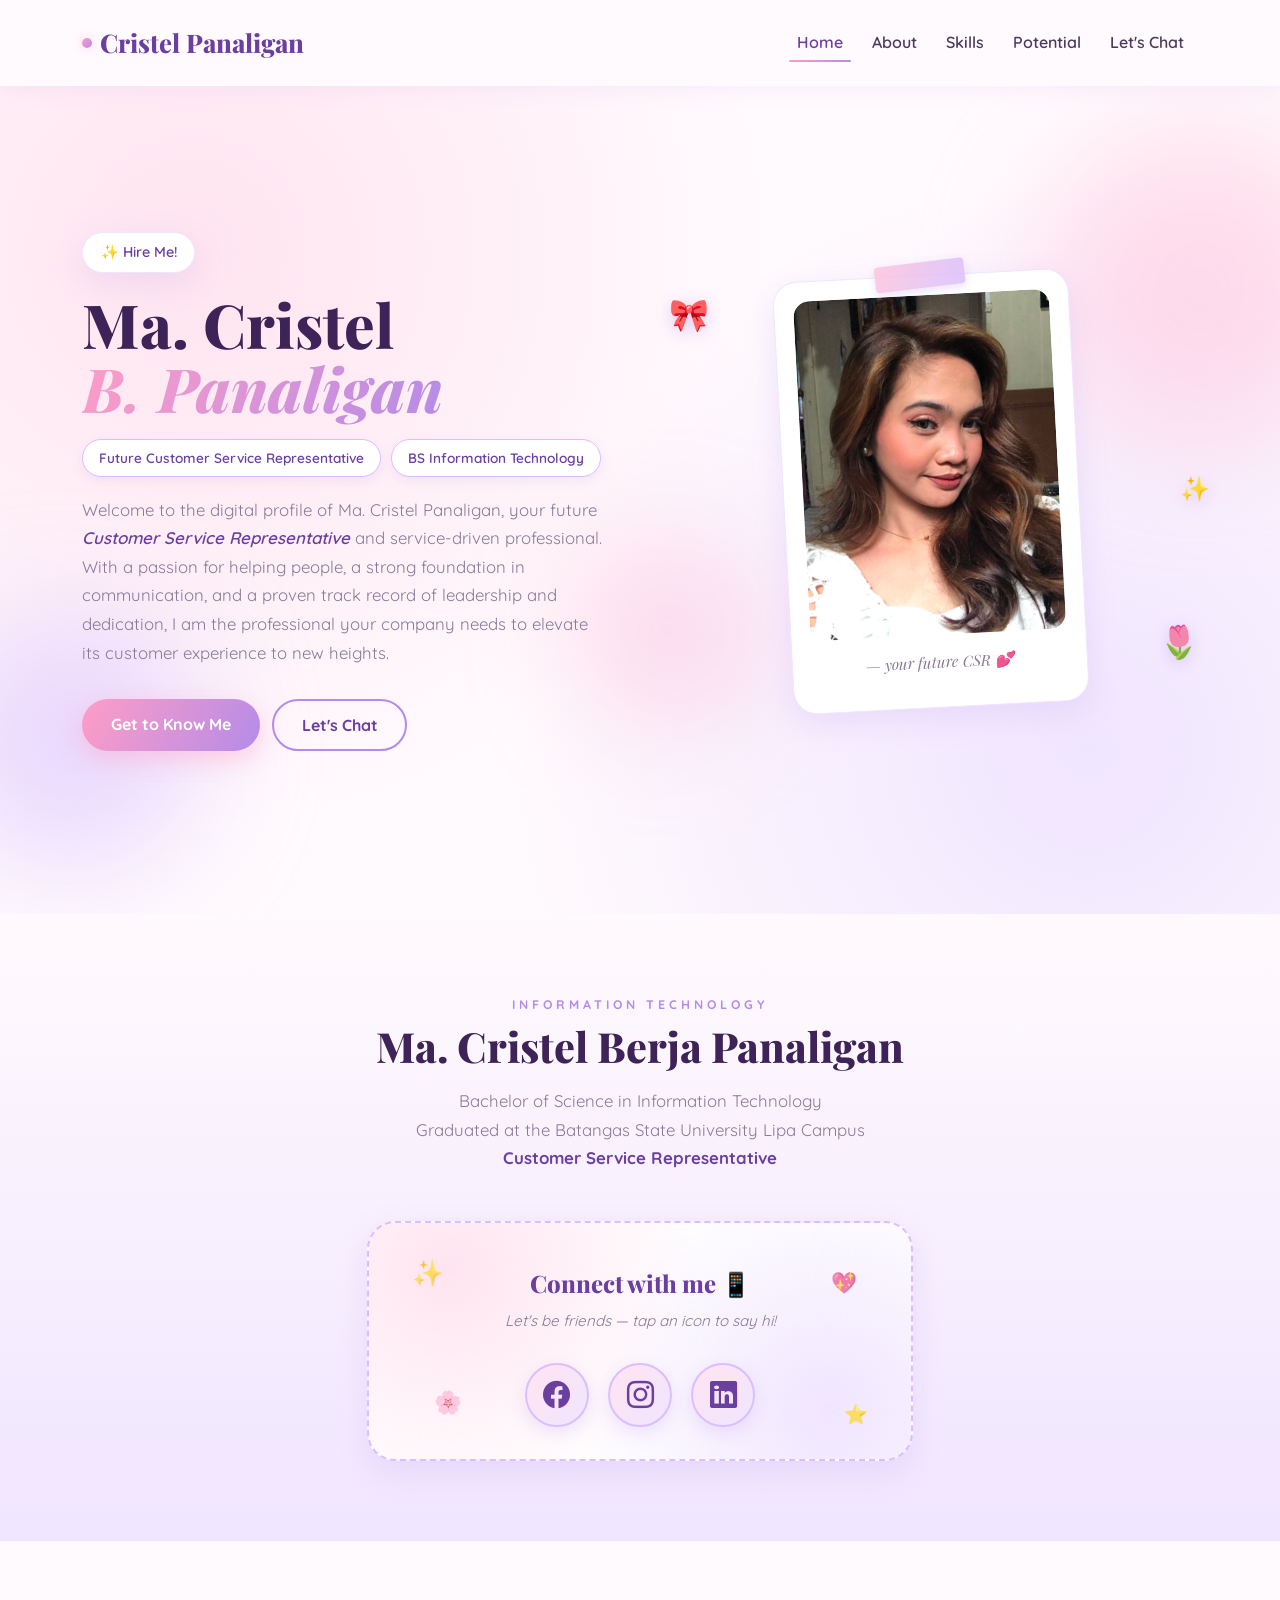
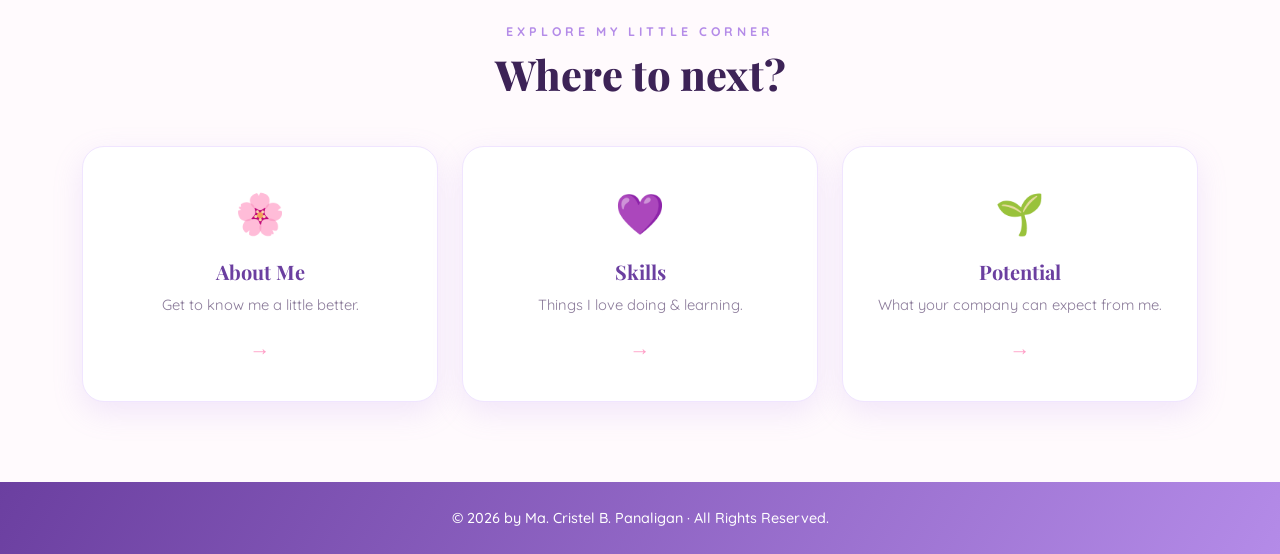
<file: index.html>
<!DOCTYPE html>
<html lang="en">
<head>
  <meta charset="UTF-8">
  <meta name="viewport" content="width=device-width, initial-scale=1.0">
  <title>CRISTEL PANALIGAN</title>

  <link href="https://fonts.googleapis.com/css2?family=Playfair+Display:ital,wght@0,600;0,800;1,600&family=Quicksand:wght@400;500;600;700&display=swap" rel="stylesheet">
  <link href="https://cdn.jsdelivr.net/npm/bootstrap@5.3.0/dist/css/bootstrap.min.css" rel="stylesheet">
  <link rel="stylesheet" href="https://cdn.jsdelivr.net/npm/bootstrap-icons@1.11.3/font/bootstrap-icons.css">
  <link rel="stylesheet" href="style.css">
</head>
<body>

  <nav class="navbar navbar-expand-lg sticky-top">
    <div class="container">
      <a class="navbar-brand" href="index.html">
        <span class="brand-dot"></span> Cristel Panaligan
      </a>
      <button class="navbar-toggler" type="button" data-bs-toggle="collapse" data-bs-target="#navMenu"
              aria-controls="navMenu" aria-expanded="false" aria-label="Toggle navigation">
        <span class="navbar-toggler-icon"></span>
      </button>
      <div class="collapse navbar-collapse" id="navMenu">
        <ul class="navbar-nav ms-auto">
          <li class="nav-item"><a class="nav-link active" href="index.html">Home</a></li>
          <li class="nav-item"><a class="nav-link" href="about.html">About</a></li>
          <li class="nav-item"><a class="nav-link" href="skills.html">Skills</a></li>
          <li class="nav-item"><a class="nav-link" href="potential.html">Potential</a></li>
          <li class="nav-item"><a class="nav-link" href="contact.html">Let's Chat</a></li>
        </ul>
      </div>
    </div>
  </nav>

  <section class="hero">
    <div class="blob blob-1"></div>
    <div class="blob blob-2"></div>
    <div class="blob blob-3"></div>

    <div class="container position-relative">
      <div class="row align-items-center g-5">

        <div class="col-lg-6 hero-text">
          <p class="hello-tag">✨ Hire Me!</p>
          <h1 class="hero-name">
            Ma. Cristel <br>
            <span class="hero-name-accent">B. Panaligan</span>
          </h1>

          <p class="hero-role">
            <span class="role-chip">Future Customer Service Representative</span>
            <span class="role-chip">BS Information Technology</span>
          </p>

          <p class="hero-desc">
            Welcome to the digital profile of Ma. Cristel Panaligan, your future
            <em>Customer Service Representative</em> and service-driven professional.
            With a passion for helping people, a strong foundation in communication,
            and a proven track record of leadership and dedication, I am the professional
            your company needs to elevate its customer experience to new heights.
          </p>

          <div class="hero-buttons">
            <a href="about.html" class="btn btn-primary-cute">Get to Know Me</a>
            <a href="contact.html" class="btn btn-ghost-cute">Let's Chat</a>
          </div>
        </div>

        <div class="col-lg-6 hero-photo-wrap">
          <div class="photo-card">
            <div class="photo-card-tape"></div>
            <img src="images/profile.jpg" alt="Photo of Ma. Cristel B. Panaligan"
                 class="photo-card-img">
            <p class="photo-card-caption">— your future CSR 💕</p>
          </div>

          <span class="sticker sticker-1">🎀</span>
          <span class="sticker sticker-2">🌷</span>
          <span class="sticker sticker-3">✨</span>
        </div>

      </div>
    </div>
  </section>

  <section class="section-pad section-soft">
    <div class="container">
      <div class="text-center mb-5">
        <p class="section-eyebrow">information technology</p>
        <h2 class="section-heading">Ma. Cristel Berja Panaligan</h2>
        <p class="page-subtitle mt-3" style="max-width: 720px; margin: 0 auto;">
          Bachelor of Science in Information Technology<br>
          Graduated at the Batangas State University Lipa Campus<br>
          <b style="color: var(--purple-deep);">Customer Service Representative</b>
        </p>
      </div>

      <div class="row justify-content-center">
        <div class="col-md-8 col-lg-6">
          <div class="socials-card">

            <span class="social-sparkle sparkle-1">✨</span>
            <span class="social-sparkle sparkle-2">💖</span>
            <span class="social-sparkle sparkle-3">🌸</span>
            <span class="social-sparkle sparkle-4">⭐</span>

            <p class="socials-title">Connect with me 📱</p>
            <p class="socials-sub">Let's be friends — tap an icon to say hi!</p>
            
            <div class="socials-row">
              <a href="https://www.facebook.com/share/1N4c72kfsb/" target="_blank" rel="noopener"
                 class="social-icon" aria-label="Facebook" title="Facebook">
                <i class="bi bi-facebook"></i>
              </a>
              <a href="https://www.instagram.com/_crstlpnlgn?rpxt=ZDNobXU1YTY0MWlo" target="_blank" rel="noopener"
                 class="social-icon" aria-label="Instagram" title="Instagram">
                <i class="bi bi-instagram"></i>
              </a>
              <a href="https://www.linkedin.com/in/ma-cristel-panaligan-203525432" target="_blank" rel="noopener"
                 class="social-icon" aria-label="LinkedIn" title="LinkedIn">
                <i class="bi bi-linkedin"></i>
              </a>
            </div>
          </div>
        </div>
      </div>
    </div>
  </section>

  <section class="section-pad">
    <div class="container">
      <div class="text-center mb-5">
        <p class="section-eyebrow">explore my little corner</p>
        <h2 class="section-heading">Where to next?</h2>
      </div>

      <div class="row g-4 justify-content-center">

        <div class="col-md-4">
          <a href="about.html" class="page-link-card">
            <div class="page-link-icon">🌸</div>
            <h5>About Me</h5>
            <p>Get to know me a little better.</p>
            <span class="page-link-arrow">→</span>
          </a>
        </div>

        <div class="col-md-4">
          <a href="skills.html" class="page-link-card">
            <div class="page-link-icon">💜</div>
            <h5>Skills</h5>
            <p>Things I love doing &amp; learning.</p>
            <span class="page-link-arrow">→</span>
          </a>
        </div>

        <div class="col-md-4">
          <a href="potential.html" class="page-link-card">
            <div class="page-link-icon">🌱</div>
            <h5>Potential</h5>
            <p>What your company can expect from me.</p>
            <span class="page-link-arrow">→</span>
          </a>
        </div>

      </div>
    </div>
  </section>

  <footer class="cute-footer">
    <p class="mb-0">&copy; 2026 by Ma. Cristel B. Panaligan · All Rights Reserved.</p>
  </footer>

  <script src="https://cdn.jsdelivr.net/npm/bootstrap@5.3.0/dist/js/bootstrap.bundle.min.js"></script>
  <script src="script.js"></script>
</body>
</html>
</file>
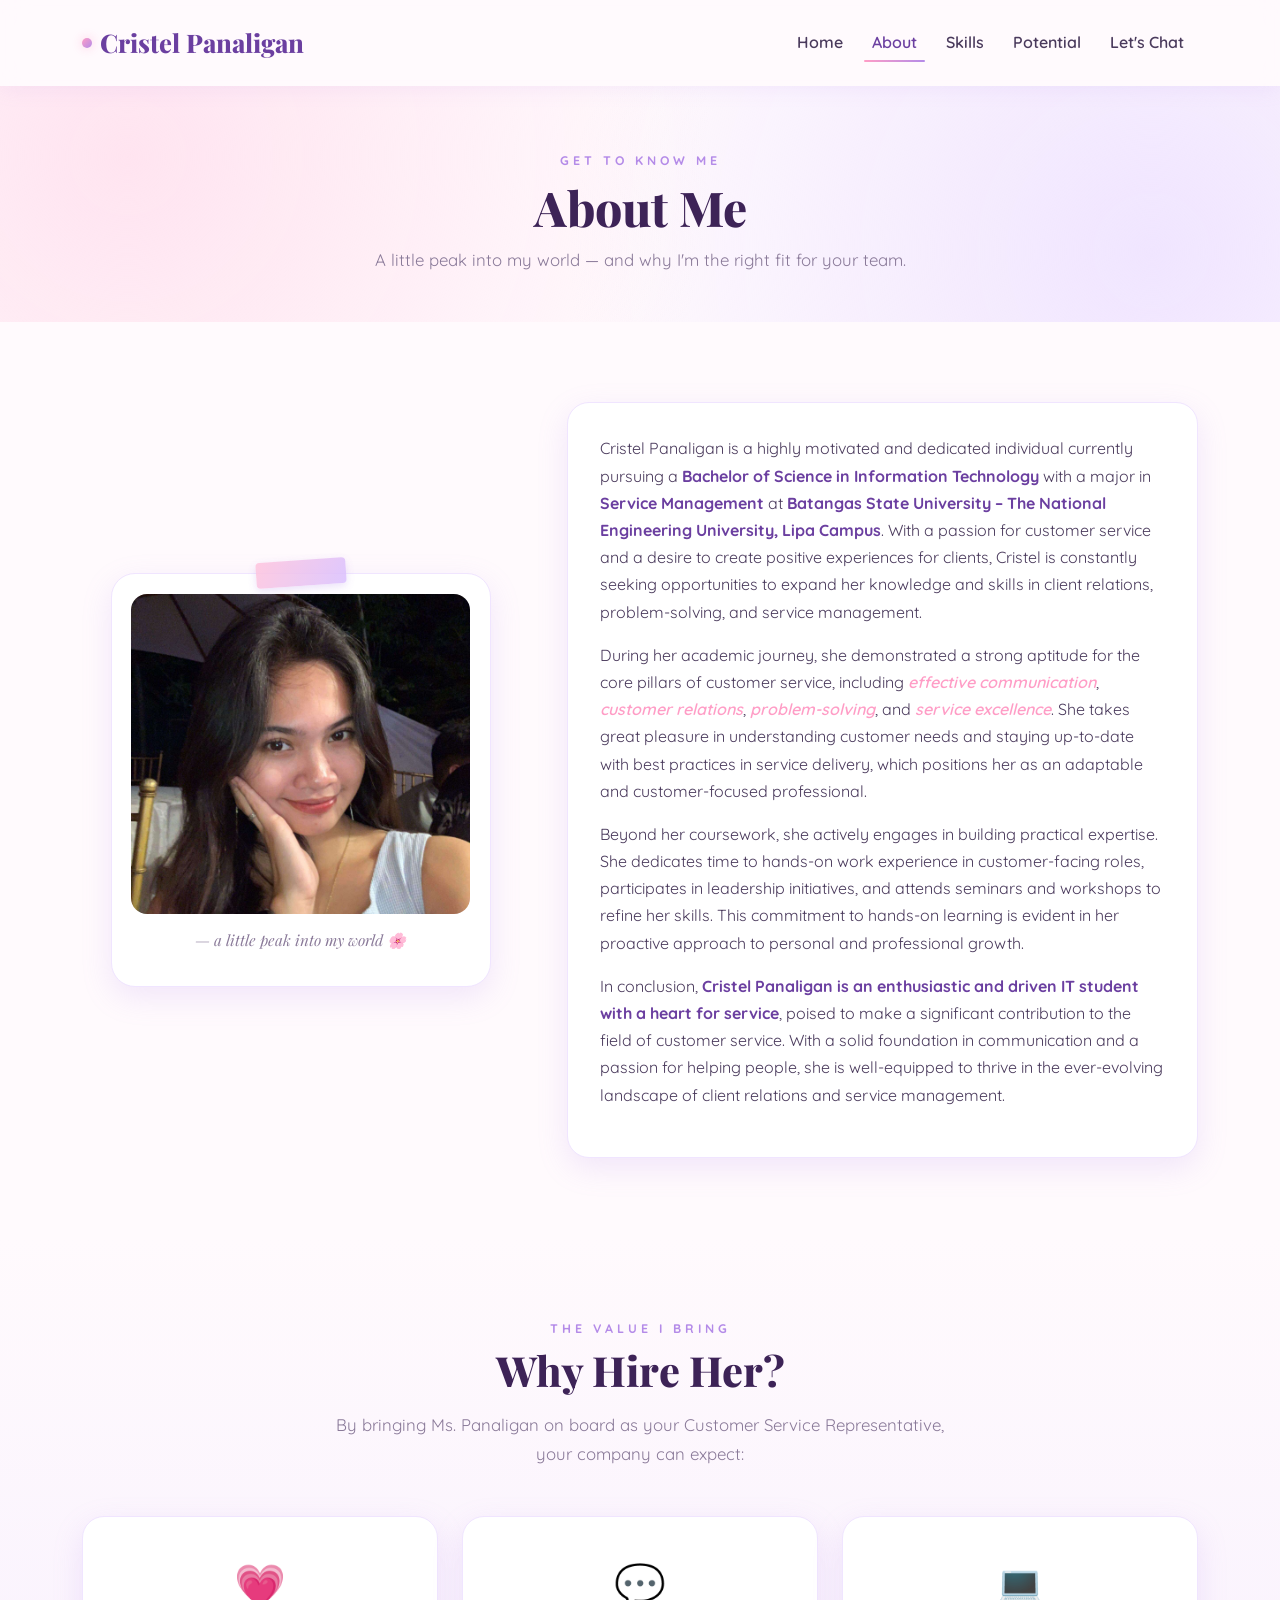
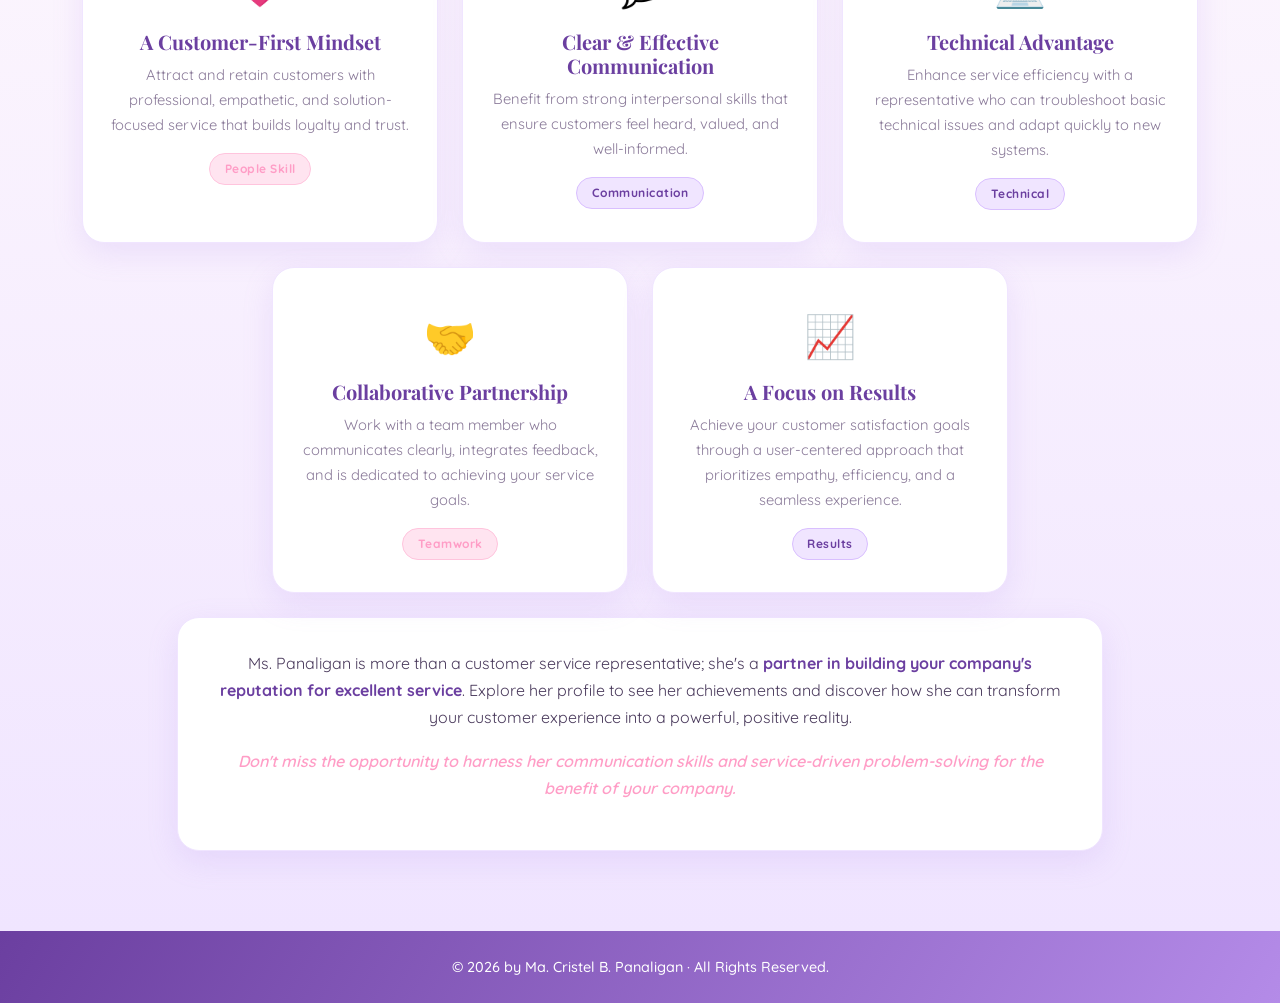
<file: about.html>
<!DOCTYPE html>
<html lang="en">
<head>
  <meta charset="UTF-8">
  <meta name="viewport" content="width=device-width, initial-scale=1.0">
  <title>CRISTEL PANALIGAN</title>

  <link href="https://fonts.googleapis.com/css2?family=Playfair+Display:ital,wght@0,600;0,800;1,600&family=Quicksand:wght@400;500;600;700&display=swap" rel="stylesheet">
  <link href="https://cdn.jsdelivr.net/npm/bootstrap@5.3.0/dist/css/bootstrap.min.css" rel="stylesheet">
  <link rel="stylesheet" href="style.css">
</head>
<body>

  <nav class="navbar navbar-expand-lg sticky-top">
    <div class="container">
      <a class="navbar-brand" href="index.html">
        <span class="brand-dot"></span> Cristel Panaligan
      </a>
      <button class="navbar-toggler" type="button" data-bs-toggle="collapse" data-bs-target="#navMenu"
              aria-controls="navMenu" aria-expanded="false" aria-label="Toggle navigation">
        <span class="navbar-toggler-icon"></span>
      </button>
      <div class="collapse navbar-collapse" id="navMenu">
        <ul class="navbar-nav ms-auto">
          <li class="nav-item"><a class="nav-link" href="index.html">Home</a></li>
          <li class="nav-item"><a class="nav-link active" href="about.html">About</a></li>
          <li class="nav-item"><a class="nav-link" href="skills.html">Skills</a></li>
          <li class="nav-item"><a class="nav-link" href="potential.html">Potential</a></li>
          <li class="nav-item"><a class="nav-link" href="contact.html">Let's Chat</a></li>
        </ul>
      </div>
    </div>
  </nav>

  <section class="page-header">
    <div class="container text-center">
      <p class="section-eyebrow">get to know me</p>
      <h1 class="page-title">About Me</h1>
      <p class="page-subtitle">A little peak into my world — and why I'm the right fit for your team.</p>
    </div>
  </section>

  <section class="section-pad">
    <div class="container">
      <div class="row g-5 justify-content-center align-items-center">

        <div class="col-lg-5">
          <div class="photo-card photo-card-alt">
            <div class="photo-card-tape"></div>
            <img src="images/about.jpg" alt="Cristel Panaligan — about me"
                 class="photo-card-img">
            <p class="photo-card-caption">— a little peak into my world 🌸</p>
          </div>
        </div>

        <div class="col-lg-7">
          <div class="story-card">
            <p>
              Cristel Panaligan is a highly motivated and dedicated individual currently
              pursuing a <b>Bachelor of Science in Information Technology</b> with a major in
              <b>Service Management</b> at <b>Batangas State University – The National Engineering
              University, Lipa Campus</b>. With a passion for customer service and a desire to
              create positive experiences for clients, Cristel is constantly seeking
              opportunities to expand her knowledge and skills in client relations,
              problem-solving, and service management.
            </p>
            <p>
              During her academic journey, she demonstrated a strong aptitude for the core
              pillars of customer service, including <em>effective communication</em>,
              <em>customer relations</em>, <em>problem-solving</em>, and <em>service excellence</em>.
              She takes great pleasure in understanding customer needs and staying up-to-date
              with best practices in service delivery, which positions her as an adaptable and
              customer-focused professional.
            </p>
            <p>
              Beyond her coursework, she actively engages in building practical expertise.
              She dedicates time to hands-on work experience in customer-facing roles,
              participates in leadership initiatives, and attends seminars and workshops to
              refine her skills. This commitment to hands-on learning is evident in her
              proactive approach to personal and professional growth.
            </p>
            <p>
              In conclusion, <b>Cristel Panaligan is an enthusiastic and driven IT student with a
              heart for service</b>, poised to make a significant contribution to the field of
              customer service. With a solid foundation in communication and a passion for
              helping people, she is well-equipped to thrive in the ever-evolving landscape of
              client relations and service management.
            </p>
          </div>
        </div>

      </div>
    </div>
  </section>

  <section class="section-pad section-soft">
    <div class="container">
      <div class="text-center mb-5">
        <p class="section-eyebrow">the value I bring</p>
        <h2 class="section-heading">Why Hire Her?</h2>
        <p class="page-subtitle mt-3" style="max-width: 640px; margin: 0 auto;">
          By bringing Ms. Panaligan on board as your Customer Service Representative,
          your company can expect:
        </p>
      </div>

      <div class="row g-4 justify-content-center">
        <div class="col-md-4 col-sm-6">
          <div class="skill-tile">
            <div class="skill-icon">💗</div>
            <h5>A Customer-First Mindset</h5>
            <p>Attract and retain customers with professional, empathetic, and solution-focused service that builds loyalty and trust.</p>
            <span class="tag tag-pink">People Skill</span>
          </div>
        </div>

        <div class="col-md-4 col-sm-6">
          <div class="skill-tile">
            <div class="skill-icon">💬</div>
            <h5>Clear &amp; Effective Communication</h5>
            <p>Benefit from strong interpersonal skills that ensure customers feel heard, valued, and well-informed.</p>
            <span class="tag tag-purple">Communication</span>
          </div>
        </div>

        <div class="col-md-4 col-sm-6">
          <div class="skill-tile">
            <div class="skill-icon">💻</div>
            <h5>Technical Advantage</h5>
            <p>Enhance service efficiency with a representative who can troubleshoot basic technical issues and adapt quickly to new systems.</p>
            <span class="tag tag-purple">Technical</span>
          </div>
        </div>

        <div class="col-md-4 col-sm-6">
          <div class="skill-tile">
            <div class="skill-icon">🤝</div>
            <h5>Collaborative Partnership</h5>
            <p>Work with a team member who communicates clearly, integrates feedback, and is dedicated to achieving your service goals.</p>
            <span class="tag tag-pink">Teamwork</span>
          </div>
        </div>

        <div class="col-md-4 col-sm-6">
          <div class="skill-tile">
            <div class="skill-icon">📈</div>
            <h5>A Focus on Results</h5>
            <p>Achieve your customer satisfaction goals through a user-centered approach that prioritizes empathy, efficiency, and a seamless experience.</p>
            <span class="tag tag-purple">Results</span>
          </div>
        </div>
      </div>

      <div class="row justify-content-center mt-4">
        <div class="col-md-10">
          <div class="story-card text-center">
            <p>
              Ms. Panaligan is more than a customer service representative; she's a
              <b>partner in building your company's reputation for excellent service</b>.
              Explore her profile to see her achievements and discover how she can transform
              your customer experience into a powerful, positive reality.
            </p>
            <p>
              <em>Don't miss the opportunity to harness her communication skills and
              service-driven problem-solving for the benefit of your company.</em>
            </p>
          </div>
        </div>
      </div>
    </div>
  </section>

  <footer class="cute-footer">
    <p class="mb-0">&copy; 2026 by Ma. Cristel B. Panaligan · All Rights Reserved.</p>
  </footer>

  <script src="https://cdn.jsdelivr.net/npm/bootstrap@5.3.0/dist/js/bootstrap.bundle.min.js"></script>
  <script src="script.js"></script>
</body>
</html>
</file>
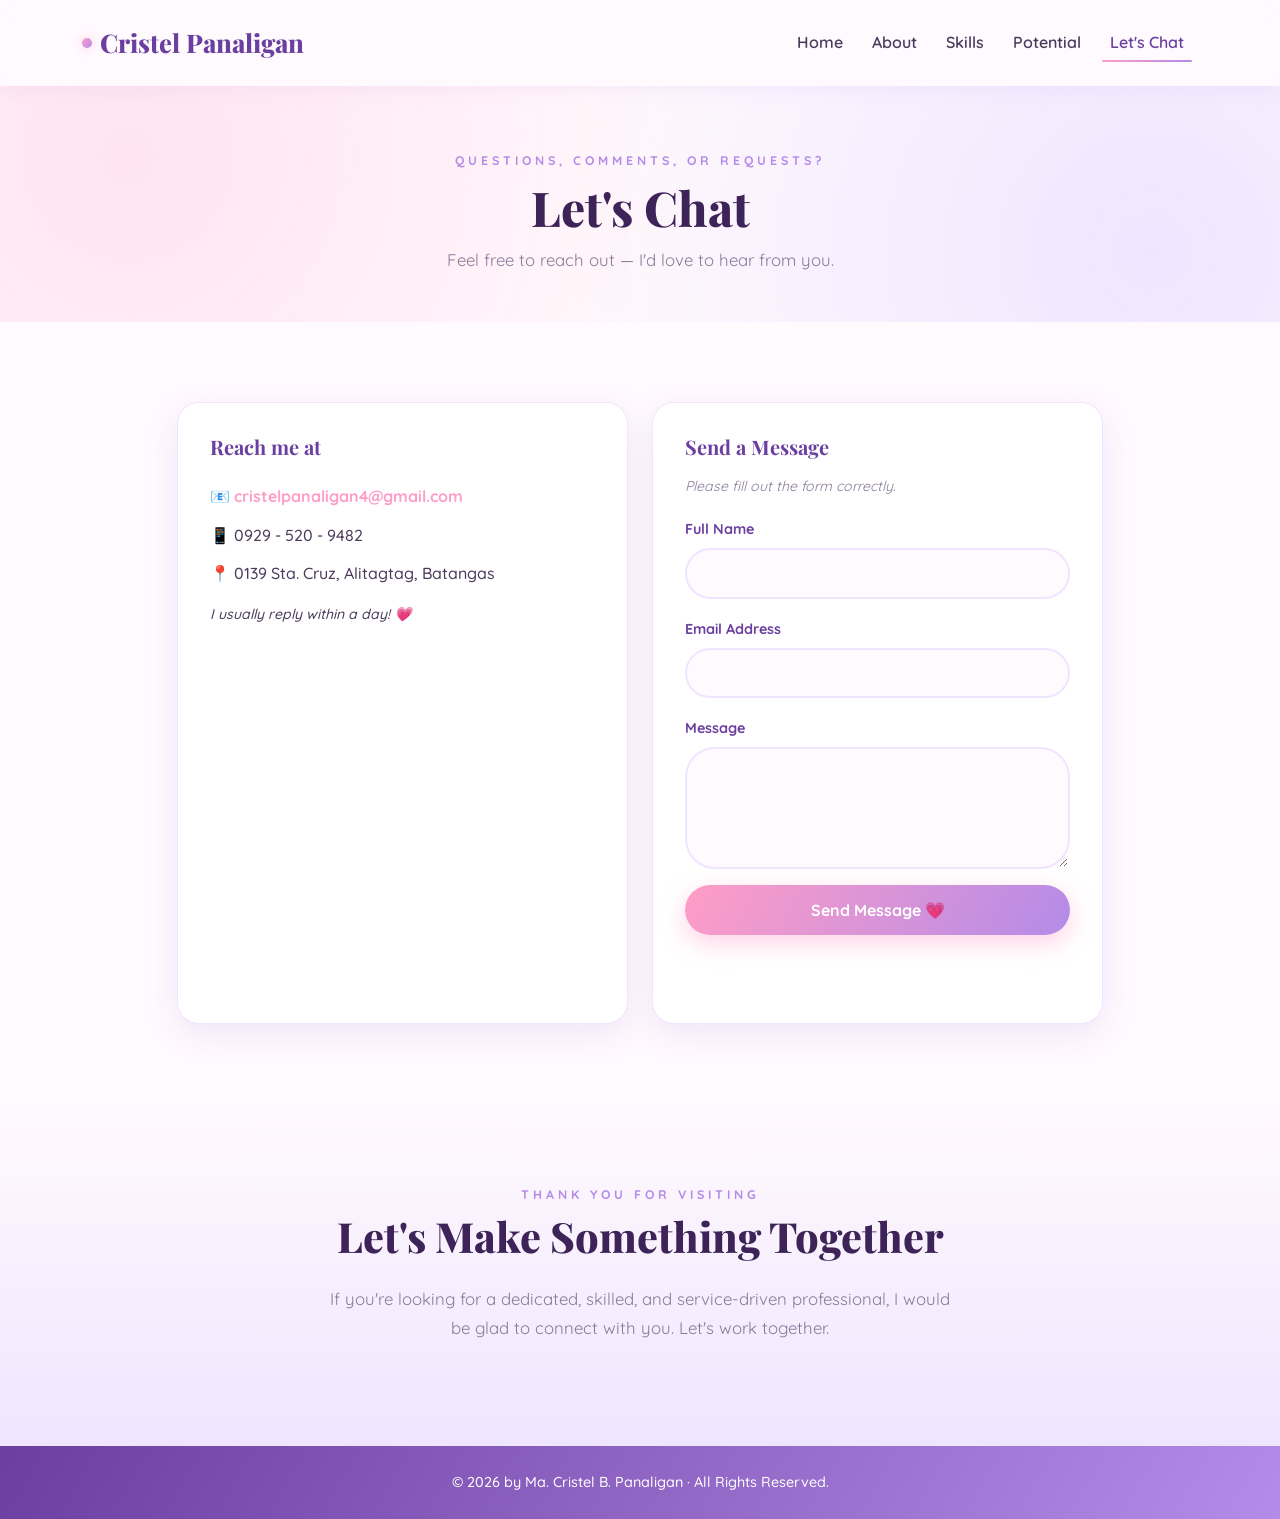
<file: contact.html>
<!DOCTYPE html>
<html lang="en">
<head>
  <meta charset="UTF-8">
  <meta name="viewport" content="width=device-width, initial-scale=1.0">
  <title>CRISTEL PANALIGAN</title>

  <link href="https://fonts.googleapis.com/css2?family=Playfair+Display:ital,wght@0,600;0,800;1,600&family=Quicksand:wght@400;500;600;700&display=swap" rel="stylesheet">
  <link href="https://cdn.jsdelivr.net/npm/bootstrap@5.3.0/dist/css/bootstrap.min.css" rel="stylesheet">
  <link rel="stylesheet" href="style.css">
</head>
<body>

  <nav class="navbar navbar-expand-lg sticky-top">
    <div class="container">
      <a class="navbar-brand" href="index.html">
        <span class="brand-dot"></span> Cristel Panaligan
      </a>
      <button class="navbar-toggler" type="button" data-bs-toggle="collapse" data-bs-target="#navMenu"
              aria-controls="navMenu" aria-expanded="false" aria-label="Toggle navigation">
        <span class="navbar-toggler-icon"></span>
      </button>
      <div class="collapse navbar-collapse" id="navMenu">
        <ul class="navbar-nav ms-auto">
          <li class="nav-item"><a class="nav-link" href="index.html">Home</a></li>
          <li class="nav-item"><a class="nav-link" href="about.html">About</a></li>
          <li class="nav-item"><a class="nav-link" href="skills.html">Skills</a></li>
          <li class="nav-item"><a class="nav-link" href="potential.html">Potential</a></li>
          <li class="nav-item"><a class="nav-link active" href="contact.html">Let's Chat</a></li>
        </ul>
      </div>
    </div>
  </nav>

  <section class="page-header">
    <div class="container text-center">
      <p class="section-eyebrow">questions, comments, or requests?</p>
      <h1 class="page-title">Let's Chat</h1>
      <p class="page-subtitle">Feel free to reach out — I'd love to hear from you.</p>
    </div>
  </section>

  <section class="section-pad">
    <div class="container">
      <div class="row g-4 justify-content-center">

        <div class="col-md-5">
          <div class="contact-info-card">
            <h5 class="mb-4">Reach me at</h5>
            <p>📧 <a href="mailto:cristelpanaligan4@gmail.com">cristelpanaligan4@gmail.com</a></p>
            <p>📱 0929 - 520 - 9482</p>
            <p>📍 0139 Sta. Cruz, Alitagtag, Batangas</p>
            <p class="small-note">I usually reply within a day! 💗</p>
          </div>
        </div>

        <div class="col-md-5">
          <div class="contact-form-card">
            <h5 class="mb-3" style="font-family: 'Playfair Display', serif; color: var(--purple-deep); font-weight: 700;">
              Send a Message
            </h5>
            <p class="small-note mb-3" style="margin-top: 0;">Please fill out the form correctly.</p>
            <form id="contactForm" novalidate>
            <div class="mb-3">
                <label for="fullName" class="form-label">Full Name</label>
                <input type="text" id="fullName" name="name" class="form-control cute-input" required>
            </div>
            <div class="mb-3">
                <label for="email" class="form-label">Email Address</label>
                <input type="email" id="email" name="email" class="form-control cute-input" required>
            </div>
            <div class="mb-3">
                <label for="message" class="form-label">Message</label>
                <textarea id="message" name="message" class="form-control cute-input" rows="4" required></textarea>
            </div>
            <button type="submit" class="btn btn-primary-cute w-100">Send Message 💗</button>
            </form>

            <p id="contactResult" class="greet-result"></p>
          </div>
        </div>

      </div>
    </div>
  </section>

  <section class="section-pad section-soft">
    <div class="container text-center">
      <p class="section-eyebrow">thank you for visiting</p>
      <h2 class="section-heading mb-4">Let's Make Something Together</h2>
      <p class="page-subtitle mb-4" style="max-width: 640px; margin: 0 auto;">
        If you're looking for a dedicated, skilled, and service-driven professional,
        I would be glad to connect with you. Let's work together.
      </p>
    </div>
  </section>

  <footer class="cute-footer">
    <p class="mb-0">&copy; 2026 by Ma. Cristel B. Panaligan · All Rights Reserved.</p>
  </footer>

  <script src="https://cdn.jsdelivr.net/npm/bootstrap@5.3.0/dist/js/bootstrap.bundle.min.js"></script>
  <script src="script.js"></script>
</body>
</html>
</file>
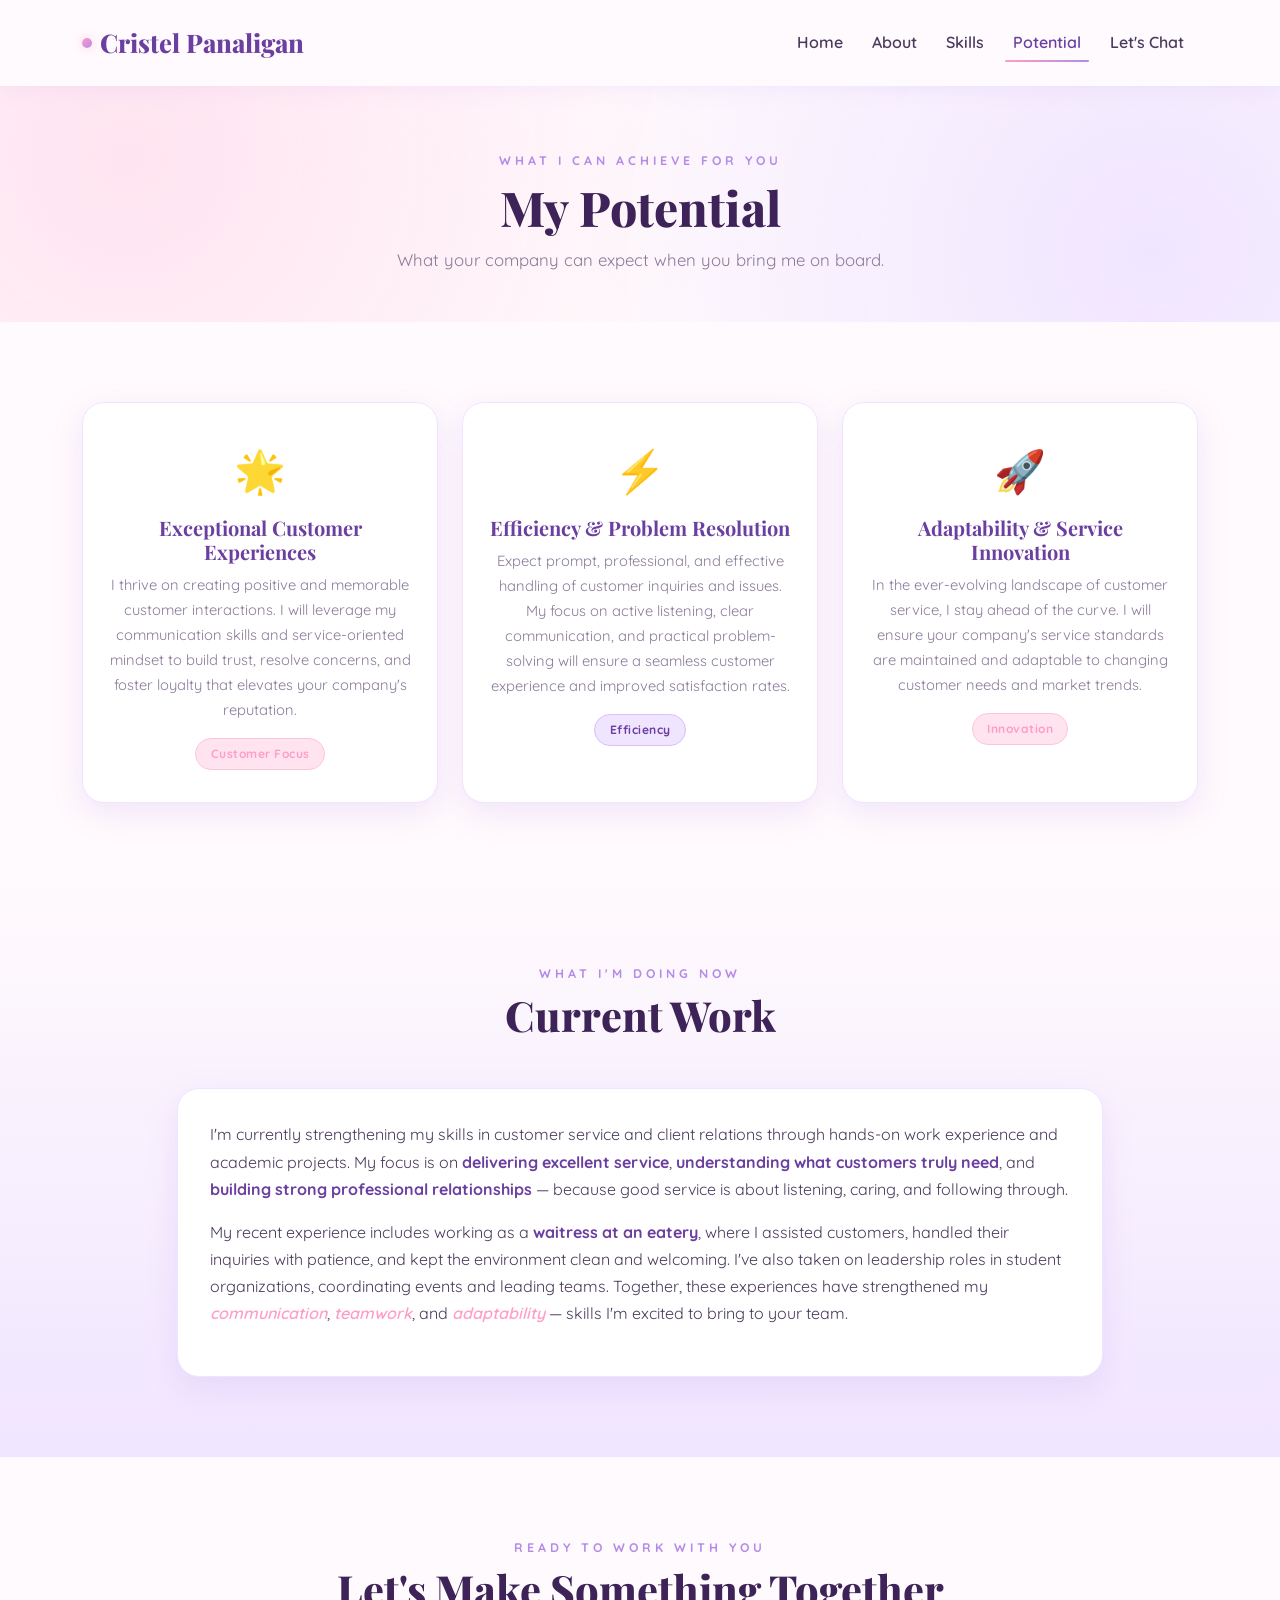
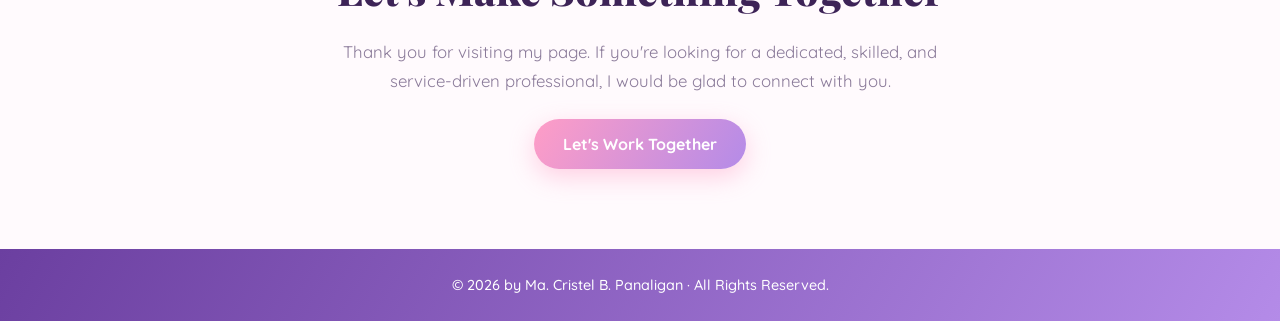
<file: potential.html>
<!DOCTYPE html>
<html lang="en">
<head>
  <meta charset="UTF-8">
  <meta name="viewport" content="width=device-width, initial-scale=1.0">
  <title>CRISTEL PANALIGAN</title>

  <link href="https://fonts.googleapis.com/css2?family=Playfair+Display:ital,wght@0,600;0,800;1,600&family=Quicksand:wght@400;500;600;700&display=swap" rel="stylesheet">
  <link href="https://cdn.jsdelivr.net/npm/bootstrap@5.3.0/dist/css/bootstrap.min.css" rel="stylesheet">
  <link rel="stylesheet" href="style.css">
</head>
<body>

  <nav class="navbar navbar-expand-lg sticky-top">
    <div class="container">
      <a class="navbar-brand" href="index.html">
        <span class="brand-dot"></span> Cristel Panaligan
      </a>
      <button class="navbar-toggler" type="button" data-bs-toggle="collapse" data-bs-target="#navMenu"
              aria-controls="navMenu" aria-expanded="false" aria-label="Toggle navigation">
        <span class="navbar-toggler-icon"></span>
      </button>
      <div class="collapse navbar-collapse" id="navMenu">
        <ul class="navbar-nav ms-auto">
          <li class="nav-item"><a class="nav-link" href="index.html">Home</a></li>
          <li class="nav-item"><a class="nav-link" href="about.html">About</a></li>
          <li class="nav-item"><a class="nav-link" href="skills.html">Skills</a></li>
          <li class="nav-item"><a class="nav-link active" href="potential.html">Potential</a></li>
          <li class="nav-item"><a class="nav-link" href="contact.html">Let's Chat</a></li>
        </ul>
      </div>
    </div>
  </nav>

  <section class="page-header">
    <div class="container text-center">
      <p class="section-eyebrow">what I can achieve for you</p>
      <h1 class="page-title">My Potential</h1>
      <p class="page-subtitle">What your company can expect when you bring me on board.</p>
    </div>
  </section>

  <section class="section-pad">
    <div class="container">
      <div class="row g-4 justify-content-center">
        <div class="col-md-4">
          <div class="skill-tile">
            <div class="skill-icon">🌟</div>
            <h5>Exceptional Customer Experiences</h5>
            <p>
              I thrive on creating positive and memorable customer interactions. I will
              leverage my communication skills and service-oriented mindset to build trust,
              resolve concerns, and foster loyalty that elevates your company's reputation.
            </p>
            <span class="tag tag-pink">Customer Focus</span>
          </div>
        </div>
        <div class="col-md-4">
          <div class="skill-tile">
            <div class="skill-icon">⚡</div>
            <h5>Efficiency &amp; Problem Resolution</h5>
            <p>
              Expect prompt, professional, and effective handling of customer inquiries and
              issues. My focus on active listening, clear communication, and practical
              problem-solving will ensure a seamless customer experience and improved
              satisfaction rates.
            </p>
            <span class="tag tag-purple">Efficiency</span>
          </div>
        </div>
        <div class="col-md-4">
          <div class="skill-tile">
            <div class="skill-icon">🚀</div>
            <h5>Adaptability &amp; Service Innovation</h5>
            <p>
              In the ever-evolving landscape of customer service, I stay ahead of the curve.
              I will ensure your company's service standards are maintained and adaptable to
              changing customer needs and market trends.
            </p>
            <span class="tag tag-pink">Innovation</span>
          </div>
        </div>
      </div>
    </div>
  </section>

  <section class="section-pad section-soft">
    <div class="container">
      <div class="text-center mb-5">
        <p class="section-eyebrow">what I'm doing now</p>
        <h2 class="section-heading">Current Work</h2>
      </div>
      <div class="row justify-content-center">
        <div class="col-md-10">
          <div class="story-card">
            <p>
              I'm currently strengthening my skills in customer service and client relations
              through hands-on work experience and academic projects. My focus is on
              <b>delivering excellent service</b>, <b>understanding what customers truly
              need</b>, and <b>building strong professional relationships</b> — because good
              service is about listening, caring, and following through.
            </p>
            <p>
              My recent experience includes working as a <b>waitress at an eatery</b>, where
              I assisted customers, handled their inquiries with patience, and kept the
              environment clean and welcoming. I've also taken on leadership roles in student
              organizations, coordinating events and leading teams. Together, these
              experiences have strengthened my <em>communication</em>, <em>teamwork</em>, and
              <em>adaptability</em> — skills I'm excited to bring to your team.
            </p>
          </div>
        </div>
      </div>
    </div>
  </section>

  <section class="section-pad">
    <div class="container text-center">
      <p class="section-eyebrow">ready to work with you</p>
      <h2 class="section-heading mb-4">Let's Make Something Together</h2>
      <p class="page-subtitle mb-4" style="max-width: 640px; margin: 0 auto;">
        Thank you for visiting my page. If you're looking for a dedicated, skilled, and
        service-driven professional, I would be glad to connect with you.
      </p>
      <a href="contact.html" class="btn btn-primary-cute">Let's Work Together</a>
    </div>
  </section>

  <footer class="cute-footer">
    <p class="mb-0">&copy; 2026 by Ma. Cristel B. Panaligan · All Rights Reserved.</p>
  </footer>

  <script src="https://cdn.jsdelivr.net/npm/bootstrap@5.3.0/dist/js/bootstrap.bundle.min.js"></script>
  <script src="script.js"></script>
</body>
</html>
</file>
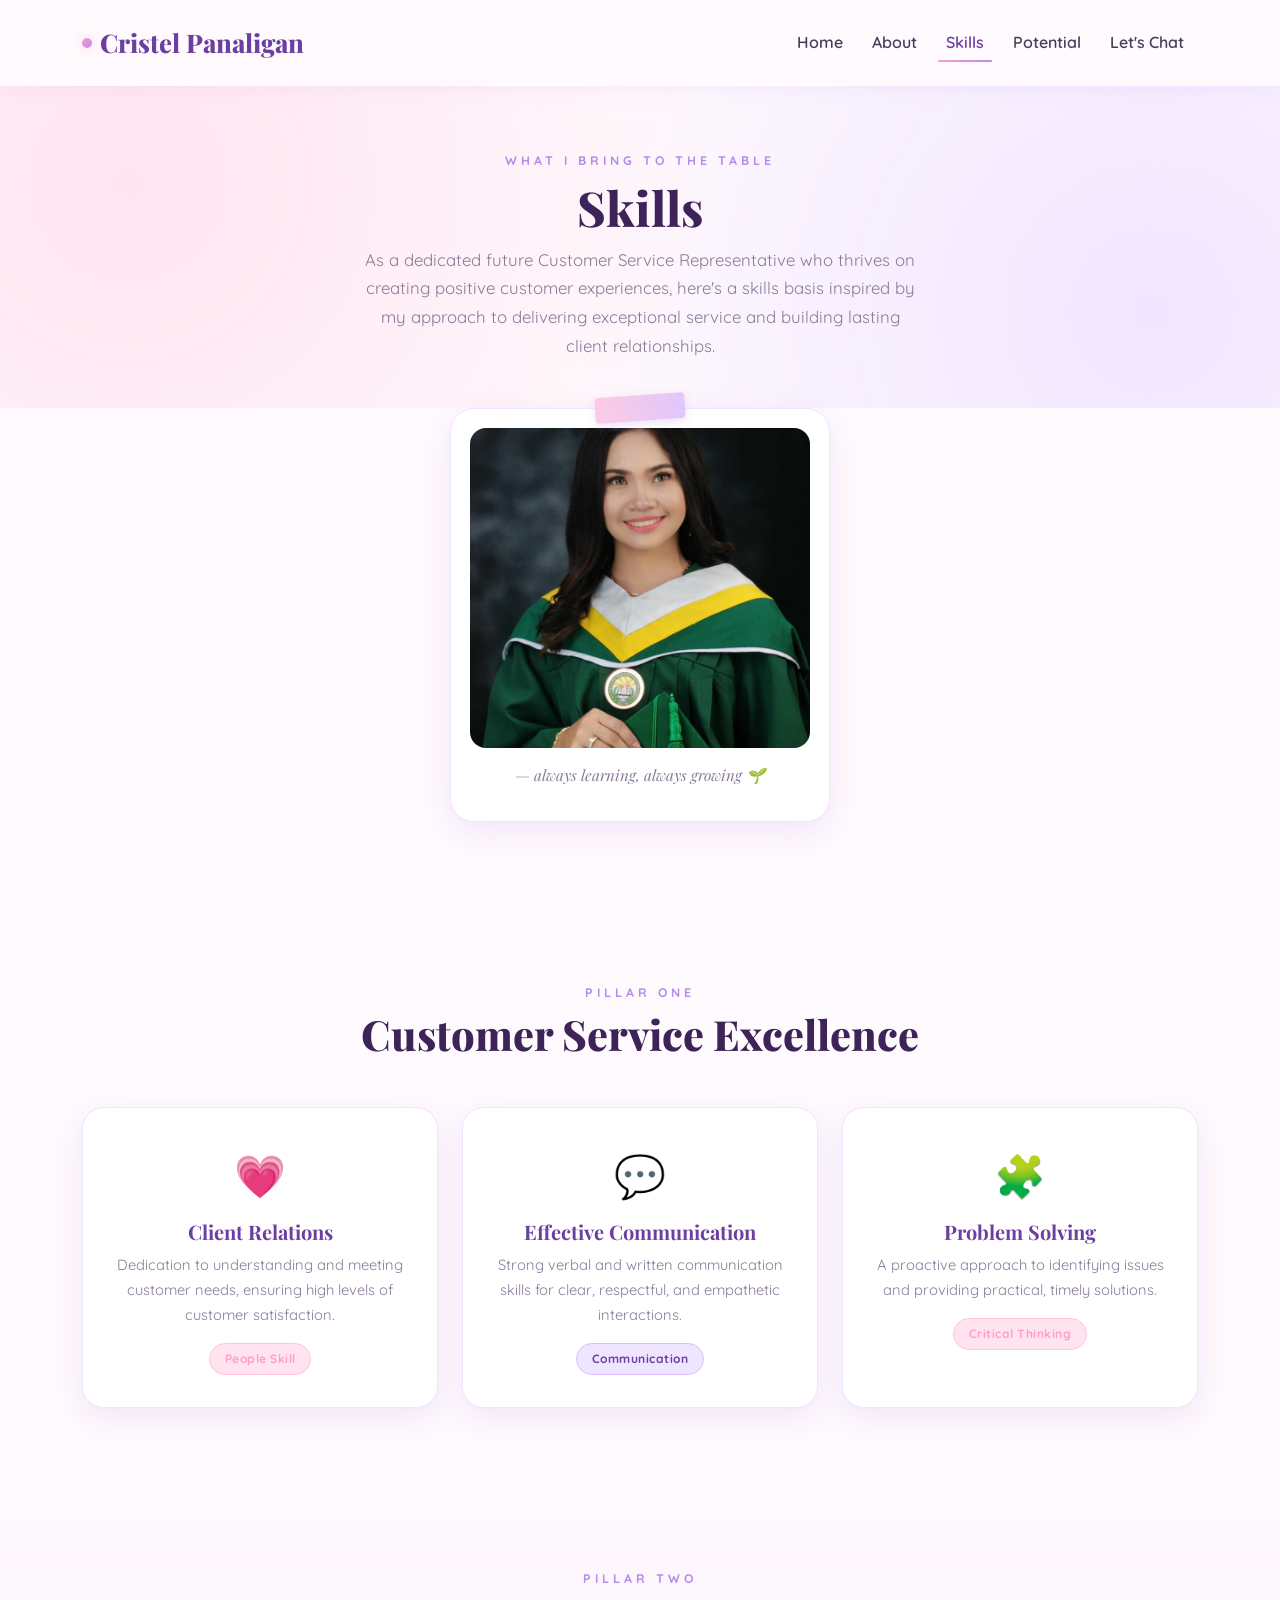
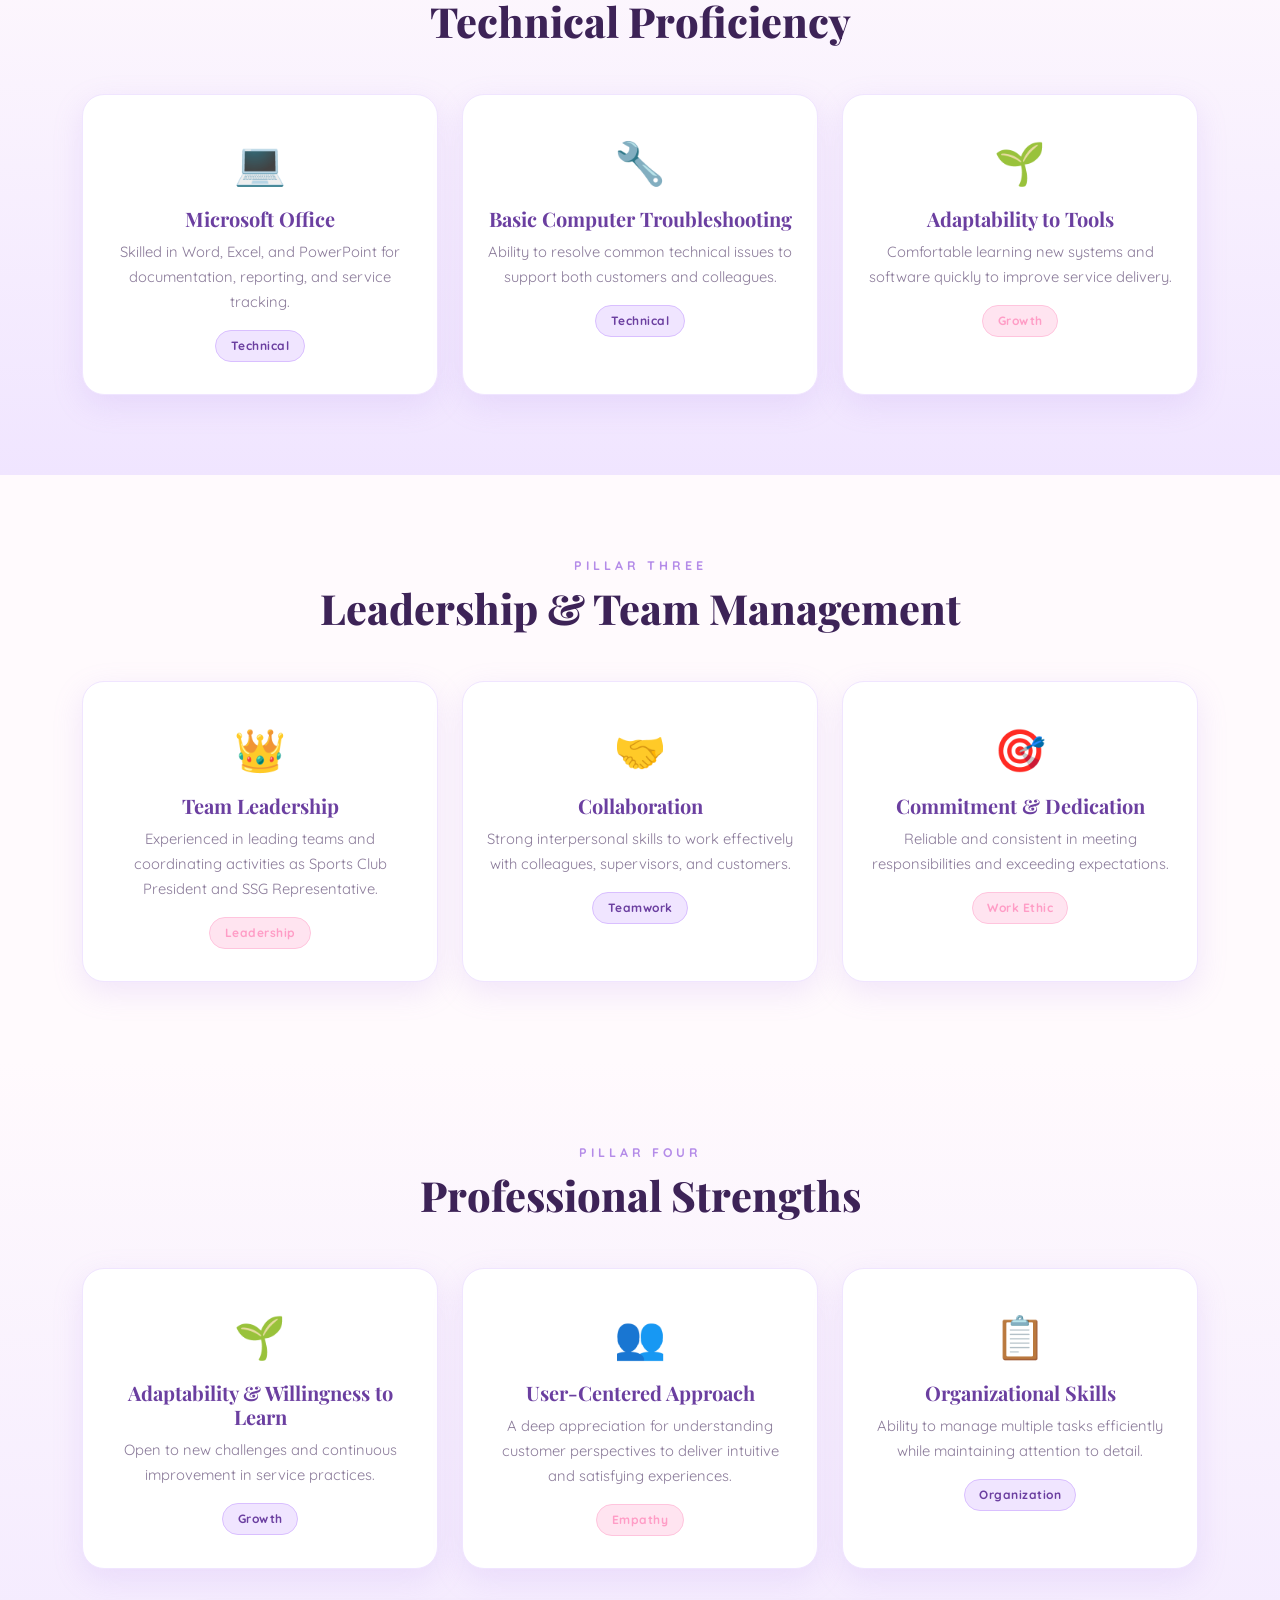
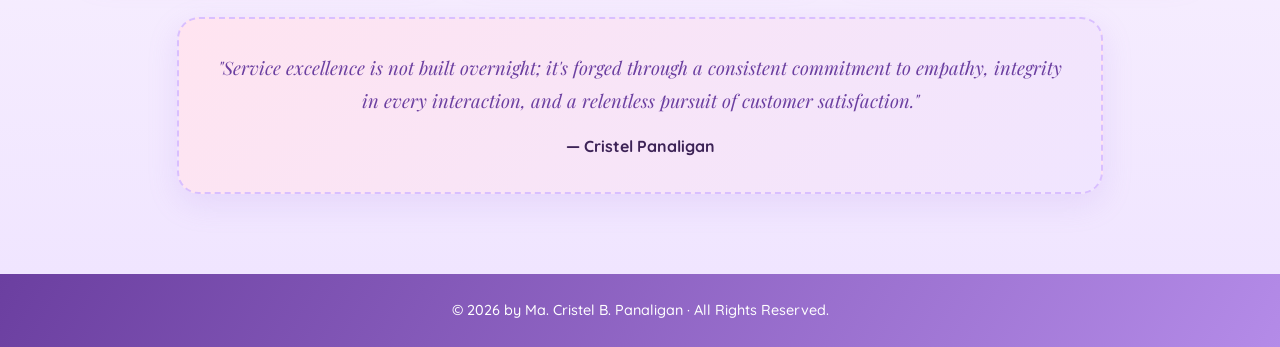
<file: skills.html>
<!DOCTYPE html>
<html lang="en">
<head>
  <meta charset="UTF-8">
  <meta name="viewport" content="width=device-width, initial-scale=1.0">
  <title>CRISTEL PANALIGAN</title>

  <link href="https://fonts.googleapis.com/css2?family=Playfair+Display:ital,wght@0,600;0,800;1,600&family=Quicksand:wght@400;500;600;700&display=swap" rel="stylesheet">
  <link href="https://cdn.jsdelivr.net/npm/bootstrap@5.3.0/dist/css/bootstrap.min.css" rel="stylesheet">
  <link rel="stylesheet" href="style.css">
</head>
<body>

  <nav class="navbar navbar-expand-lg sticky-top">
    <div class="container">
      <a class="navbar-brand" href="index.html">
        <span class="brand-dot"></span> Cristel Panaligan
      </a>
      <button class="navbar-toggler" type="button" data-bs-toggle="collapse" data-bs-target="#navMenu"
              aria-controls="navMenu" aria-expanded="false" aria-label="Toggle navigation">
        <span class="navbar-toggler-icon"></span>
      </button>
      <div class="collapse navbar-collapse" id="navMenu">
        <ul class="navbar-nav ms-auto">
          <li class="nav-item"><a class="nav-link" href="index.html">Home</a></li>
          <li class="nav-item"><a class="nav-link" href="about.html">About</a></li>
          <li class="nav-item"><a class="nav-link active" href="skills.html">Skills</a></li>
          <li class="nav-item"><a class="nav-link" href="potential.html">Potential</a></li>
          <li class="nav-item"><a class="nav-link" href="contact.html">Let's Chat</a></li>
        </ul>
      </div>
    </div>
  </nav>

  <section class="page-header">
    <div class="container text-center">
      <p class="section-eyebrow">what I bring to the table</p>
      <h1 class="page-title">Skills</h1>
      <p class="page-subtitle">
        As a dedicated future Customer Service Representative who thrives on creating
        positive customer experiences, here's a skills basis inspired by my approach
        to delivering exceptional service and building lasting client relationships.
      </p>
    </div>
  </section>

  <section class="section-pad pt-0">
    <div class="container">
      <div class="row justify-content-center">
        <div class="col-md-8 col-lg-6">
          <div class="photo-card photo-card-alt mx-auto">
            <div class="photo-card-tape"></div>
            <img src="images/skills.jpg" alt="Cristel Panaligan — skills &amp; interests"
                 class="photo-card-img">
            <p class="photo-card-caption">— always learning, always growing 🌱</p>
          </div>
        </div>
      </div>
    </div>
  </section>

  <section class="section-pad">
    <div class="container">
      <div class="text-center mb-5">
        <p class="section-eyebrow">pillar one</p>
        <h2 class="section-heading">Customer Service Excellence</h2>
      </div>
      <div class="row g-4 justify-content-center">
        <div class="col-md-4 col-sm-6">
          <div class="skill-tile">
            <div class="skill-icon">💗</div>
            <h5>Client Relations</h5>
            <p>Dedication to understanding and meeting customer needs, ensuring high levels of customer satisfaction.</p>
            <span class="tag tag-pink">People Skill</span>
          </div>
        </div>
        <div class="col-md-4 col-sm-6">
          <div class="skill-tile">
            <div class="skill-icon">💬</div>
            <h5>Effective Communication</h5>
            <p>Strong verbal and written communication skills for clear, respectful, and empathetic interactions.</p>
            <span class="tag tag-purple">Communication</span>
          </div>
        </div>
        <div class="col-md-4 col-sm-6">
          <div class="skill-tile">
            <div class="skill-icon">🧩</div>
            <h5>Problem Solving</h5>
            <p>A proactive approach to identifying issues and providing practical, timely solutions.</p>
            <span class="tag tag-pink">Critical Thinking</span>
          </div>
        </div>
      </div>
    </div>
  </section>

  <section class="section-pad section-soft">
    <div class="container">
      <div class="text-center mb-5">
        <p class="section-eyebrow">pillar two</p>
        <h2 class="section-heading">Technical Proficiency</h2>
      </div>
      <div class="row g-4 justify-content-center">
        <div class="col-md-4 col-sm-6">
          <div class="skill-tile">
            <div class="skill-icon">💻</div>
            <h5>Microsoft Office</h5>
            <p>Skilled in Word, Excel, and PowerPoint for documentation, reporting, and service tracking.</p>
            <span class="tag tag-purple">Technical</span>
          </div>
        </div>
        <div class="col-md-4 col-sm-6">
          <div class="skill-tile">
            <div class="skill-icon">🔧</div>
            <h5>Basic Computer Troubleshooting</h5>
            <p>Ability to resolve common technical issues to support both customers and colleagues.</p>
            <span class="tag tag-purple">Technical</span>
          </div>
        </div>
        <div class="col-md-4 col-sm-6">
          <div class="skill-tile">
            <div class="skill-icon">🌱</div>
            <h5>Adaptability to Tools</h5>
            <p>Comfortable learning new systems and software quickly to improve service delivery.</p>
            <span class="tag tag-pink">Growth</span>
          </div>
        </div>
      </div>
    </div>
  </section>

  <section class="section-pad">
    <div class="container">
      <div class="text-center mb-5">
        <p class="section-eyebrow">pillar three</p>
        <h2 class="section-heading">Leadership &amp; Team Management</h2>
      </div>
      <div class="row g-4 justify-content-center">
        <div class="col-md-4 col-sm-6">
          <div class="skill-tile">
            <div class="skill-icon">👑</div>
            <h5>Team Leadership</h5>
            <p>Experienced in leading teams and coordinating activities as Sports Club President and SSG Representative.</p>
            <span class="tag tag-pink">Leadership</span>
          </div>
        </div>
        <div class="col-md-4 col-sm-6">
          <div class="skill-tile">
            <div class="skill-icon">🤝</div>
            <h5>Collaboration</h5>
            <p>Strong interpersonal skills to work effectively with colleagues, supervisors, and customers.</p>
            <span class="tag tag-purple">Teamwork</span>
          </div>
        </div>
        <div class="col-md-4 col-sm-6">
          <div class="skill-tile">
            <div class="skill-icon">🎯</div>
            <h5>Commitment &amp; Dedication</h5>
            <p>Reliable and consistent in meeting responsibilities and exceeding expectations.</p>
            <span class="tag tag-pink">Work Ethic</span>
          </div>
        </div>
      </div>
    </div>
  </section>

  <section class="section-pad section-soft">
    <div class="container">
      <div class="text-center mb-5">
        <p class="section-eyebrow">pillar four</p>
        <h2 class="section-heading">Professional Strengths</h2>
      </div>
      <div class="row g-4 justify-content-center">
        <div class="col-md-4 col-sm-6">
          <div class="skill-tile">
            <div class="skill-icon">🌱</div>
            <h5>Adaptability &amp; Willingness to Learn</h5>
            <p>Open to new challenges and continuous improvement in service practices.</p>
            <span class="tag tag-purple">Growth</span>
          </div>
        </div>
        <div class="col-md-4 col-sm-6">
          <div class="skill-tile">
            <div class="skill-icon">👥</div>
            <h5>User-Centered Approach</h5>
            <p>A deep appreciation for understanding customer perspectives to deliver intuitive and satisfying experiences.</p>
            <span class="tag tag-pink">Empathy</span>
          </div>
        </div>
        <div class="col-md-4 col-sm-6">
          <div class="skill-tile">
            <div class="skill-icon">📋</div>
            <h5>Organizational Skills</h5>
            <p>Ability to manage multiple tasks efficiently while maintaining attention to detail.</p>
            <span class="tag tag-purple">Organization</span>
          </div>
        </div>
      </div>

      <div class="row justify-content-center mt-5">
        <div class="col-md-10">
          <div class="story-card text-center quote-card">
            <p class="quote-text">
              "Service excellence is not built overnight; it's forged through a consistent
              commitment to empathy, integrity in every interaction, and a relentless pursuit
              of customer satisfaction."
            </p>
            <p class="quote-author">— Cristel Panaligan</p>
          </div>
        </div>
      </div>
    </div>
  </section>

  <footer class="cute-footer">
    <p class="mb-0">&copy; 2026 by Ma. Cristel B. Panaligan · All Rights Reserved.</p>
  </footer>

  <script src="https://cdn.jsdelivr.net/npm/bootstrap@5.3.0/dist/js/bootstrap.bundle.min.js"></script>
  <script src="script.js"></script>
</body>
</html>
</file>
<file: style.css>
:root {
  --pink-soft:    #ffe4f0;
  --pink-mid:     #ffc4dd;
  --pink-deep:    #ff9dc6;
  --lav-soft:     #f0e5ff;
  --lav-mid:      #d9bfff;
  --lav-deep:     #b48be8;
  --purple-deep:  #6b3fa0;
  --purple-ink:   #3d2357;
  --cream:        #fffafd;
  --text-main:    #4a3a5c;
  --text-muted:   #8a7a99;
  --shadow-soft:  0 10px 30px rgba(180, 139, 232, 0.18);
  --shadow-hover: 0 16px 40px rgba(180, 139, 232, 0.35);
}

* { box-sizing: border-box; }

html { scroll-behavior: smooth; }

body {
  font-family: "Quicksand", "Segoe UI", sans-serif;
  font-size: 1rem;
  line-height: 1.7;
  color: var(--text-main);
  background: var(--cream);
  margin: 0;
  padding: 0;
  overflow-x: hidden;
}

.navbar {
  background: rgba(255, 250, 253, 0.85) !important;
  backdrop-filter: blur(14px);
  box-shadow: 0 2px 20px rgba(180, 139, 232, 0.12);
  padding: 1rem 0;
}

.navbar-brand {
  font-family: "Playfair Display", serif;
  font-size: 1.6rem;
  font-weight: 800;
  color: var(--purple-deep) !important;
  display: flex;
  align-items: center;
  gap: 0.5rem;
}

.brand-dot {
  width: 10px;
  height: 10px;
  border-radius: 50%;
  background: linear-gradient(135deg, var(--pink-deep), var(--lav-deep));
  display: inline-block;
  box-shadow: 0 0 12px var(--pink-mid);
}

.navbar .nav-link {
  color: var(--text-main) !important;
  font-weight: 600;
  margin: 0 0.4rem;
  position: relative;
  transition: color 0.3s ease;
}

.navbar .nav-link::after {
  content: "";
  position: absolute;
  left: 50%;
  bottom: 2px;
  width: 0;
  height: 2px;
  background: linear-gradient(90deg, var(--pink-deep), var(--lav-deep));
  transition: width 0.3s ease, left 0.3s ease;
  border-radius: 2px;
}

.navbar .nav-link:hover,
.navbar .nav-link.active { color: var(--purple-deep) !important; }

.navbar .nav-link:hover::after,
.navbar .nav-link.active::after { width: 100%; left: 0; }

.navbar-toggler { border: none; }

.navbar-toggler-icon {
  background-image: url("data:image/svg+xml,%3csvg xmlns='http://www.w3.org/2000/svg' viewBox='0 0 30 30'%3e%3cpath stroke='%236b3fa0' stroke-width='2.5' stroke-linecap='round' d='M4 7h22M4 15h22M4 23h22'/%3e%3c/svg%3e");
}

.hero {
  position: relative;
  min-height: 92vh;
  display: flex;
  align-items: center;
  padding: 4rem 0 5rem;
  overflow: hidden;
  background:
    radial-gradient(circle at 15% 20%, var(--pink-soft) 0%, transparent 45%),
    radial-gradient(circle at 85% 80%, var(--lav-soft) 0%, transparent 45%),
    var(--cream);
}

.blob {
  position: absolute;
  border-radius: 50%;
  filter: blur(60px);
  opacity: 0.55;
  pointer-events: none;
  z-index: 0;
}

.blob-1 {
  width: 320px; height: 320px;
  background: var(--pink-mid);
  top: 5%; right: -80px;
  animation: float 9s ease-in-out infinite;
}
.blob-2 {
  width: 260px; height: 260px;
  background: var(--lav-mid);
  bottom: 5%; left: -60px;
  animation: float 11s ease-in-out infinite reverse;
}
.blob-3 {
  width: 180px; height: 180px;
  background: var(--pink-deep);
  top: 55%; left: 45%;
  opacity: 0.35;
  animation: float 13s ease-in-out infinite;
}

@keyframes float {
  0%, 100% { transform: translate(0, 0) scale(1); }
  50%      { transform: translate(20px, -30px) scale(1.08); }
}

.hero .container { z-index: 2; }

.hello-tag {
  display: inline-block;
  background: #fff;
  color: var(--purple-deep);
  font-weight: 600;
  padding: 0.45rem 1.1rem;
  border-radius: 30px;
  font-size: 0.9rem;
  box-shadow: var(--shadow-soft);
  margin-bottom: 1.2rem;
  border: 1px solid var(--lav-soft);
}

.hero-name {
  font-family: "Playfair Display", serif;
  font-size: 3.8rem;
  font-weight: 800;
  line-height: 1.05;
  color: var(--purple-ink);
  margin-bottom: 1.2rem;
}

.hero-name-accent {
  background: linear-gradient(120deg, var(--pink-deep), var(--lav-deep));
  -webkit-background-clip: text;
  background-clip: text;
  -webkit-text-fill-color: transparent;
  font-style: italic;
}

.hero-role {
  display: flex;
  flex-wrap: wrap;
  gap: 0.6rem;
  margin-bottom: 1.2rem;
}

.role-chip {
  background: #fff;
  color: var(--purple-deep);
  padding: 0.4rem 1rem;
  border-radius: 25px;
  font-size: 0.85rem;
  font-weight: 600;
  border: 1px solid var(--lav-mid);
  box-shadow: 0 4px 12px rgba(180, 139, 232, 0.15);
}

.hero-desc {
  color: var(--text-muted);
  font-size: 1.05rem;
  max-width: 520px;
  margin-bottom: 2rem;
}

.hero-desc em {
  color: var(--purple-deep);
  font-style: italic;
  font-weight: 600;
}

.btn-primary-cute {
  background: linear-gradient(120deg, var(--pink-deep), var(--lav-deep));
  color: #fff;
  font-weight: 700;
  border: none;
  border-radius: 30px;
  padding: 0.8rem 1.8rem;
  box-shadow: 0 8px 24px rgba(255, 157, 198, 0.45);
  transition: all 0.3s ease;
}
.btn-primary-cute:hover {
  color: #fff;
  transform: translateY(-3px);
  box-shadow: 0 14px 32px rgba(180, 139, 232, 0.6);
  filter: brightness(1.05);
}

.btn-ghost-cute {
  background: transparent;
  color: var(--purple-deep);
  font-weight: 700;
  border: 2px solid var(--lav-deep);
  border-radius: 30px;
  padding: 0.75rem 1.7rem;
  transition: all 0.3s ease;
}
.btn-ghost-cute:hover {
  background: var(--lav-soft);
  color: var(--purple-deep);
  transform: translateY(-3px);
}

.hero-buttons {
  display: flex;
  gap: 0.8rem;
  flex-wrap: wrap;
}

.hero-photo-wrap {
  position: relative;
  display: flex;
  justify-content: center;
  padding: 1rem;
}

.photo-card {
  position: relative;
  background: #fff;
  padding: 1.2rem 1.2rem 2rem;
  border-radius: 24px;
  box-shadow: var(--shadow-soft);
  transform: rotate(-3deg);
  transition: transform 0.5s ease, box-shadow 0.5s ease;
  border: 1px solid var(--lav-soft);
}
.photo-card:hover {
  transform: rotate(0deg) translateY(-6px);
  box-shadow: var(--shadow-hover);
}

.photo-card-tape {
  position: absolute;
  top: -14px;
  left: 50%;
  transform: translateX(-50%) rotate(-4deg);
  width: 90px;
  height: 26px;
  background: linear-gradient(120deg, var(--pink-mid), var(--lav-mid));
  opacity: 0.85;
  border-radius: 4px;
  box-shadow: 0 3px 8px rgba(180, 139, 232, 0.3);
}

.photo-card-img {
  width: 100%;
  max-width: 320px;
  height: 340px;
  object-fit: cover;
  border-radius: 16px;
  display: block;
}

.photo-card-caption {
  font-family: "Playfair Display", serif;
  font-style: italic;
  text-align: center;
  color: var(--text-muted);
  margin: 0.9rem 0 0;
  font-size: 0.95rem;
}

.photo-card-alt {
  transform: rotate(0deg);
  margin: 0 auto;
  max-width: 380px;
}
.photo-card-alt:hover {
  transform: translateY(-6px);
}
.photo-card-alt .photo-card-img {
  max-width: 100%;
  height: 320px;
}

.sticker {
  position: absolute;
  font-size: 2rem;
  filter: drop-shadow(0 4px 8px rgba(180, 139, 232, 0.4));
  animation: wiggle 3s ease-in-out infinite;
}
.sticker-1 { top: 6%; left: 5%; }
.sticker-2 { bottom: 12%; right: 4%; animation-delay: 0.7s; }
.sticker-3 { top: 45%; right: 2%; font-size: 1.5rem; animation-delay: 1.2s; }

@keyframes wiggle {
  0%, 100% { transform: rotate(-6deg) translateY(0); }
  50%      { transform: rotate(6deg) translateY(-6px); }
}

.section-pad { padding: 5rem 0; }

.section-soft {
  background: linear-gradient(180deg, var(--cream), var(--lav-soft));
}

.section-eyebrow {
  text-transform: uppercase;
  letter-spacing: 4px;
  font-size: 0.78rem;
  font-weight: 700;
  color: var(--lav-deep);
  margin-bottom: 0.4rem;
}

.section-heading {
  font-family: "Playfair Display", serif;
  font-size: 2.6rem;
  font-weight: 800;
  color: var(--purple-ink);
  margin-bottom: 0;
}

.page-header {
  padding: 4rem 0 3rem;
  background:
    radial-gradient(circle at 10% 30%, var(--pink-soft) 0%, transparent 50%),
    radial-gradient(circle at 90% 70%, var(--lav-soft) 0%, transparent 50%),
    var(--cream);
}

.page-title {
  font-family: "Playfair Display", serif;
  font-size: 3rem;
  font-weight: 800;
  color: var(--purple-ink);
  margin: 0.5rem 0 0.6rem;
}

.page-subtitle {
  color: var(--text-muted);
  font-size: 1.05rem;
  max-width: 560px;
  margin: 0 auto;
}

.page-link-card {
  display: block;
  background: #fff;
  border-radius: 22px;
  padding: 2rem 1.5rem;
  text-align: center;
  text-decoration: none;
  color: inherit;
  box-shadow: var(--shadow-soft);
  border: 1px solid var(--lav-soft);
  height: 100%;
  transition: transform 0.4s ease, box-shadow 0.4s ease;
  position: relative;
}
.page-link-card:hover {
  transform: translateY(-8px);
  box-shadow: var(--shadow-hover);
  color: inherit;
}
.page-link-icon {
  font-size: 2.5rem;
  margin-bottom: 0.8rem;
}
.page-link-card h5 {
  font-family: "Playfair Display", serif;
  color: var(--purple-deep);
  font-weight: 700;
}
.page-link-card p {
  color: var(--text-muted);
  font-size: 0.92rem;
  margin-bottom: 1rem;
}
.page-link-arrow {
  display: inline-block;
  color: var(--pink-deep);
  font-size: 1.3rem;
  font-weight: 700;
  transition: transform 0.3s ease;
}
.page-link-card:hover .page-link-arrow {
  transform: translateX(6px);
}

.story-card {
  background: #fff;
  border-radius: 22px;
  padding: 2rem;
  box-shadow: var(--shadow-soft);
  border: 1px solid var(--lav-soft);
}
.story-card p {
  color: var(--text-main);
  margin-bottom: 1rem;
}
.story-card b { color: var(--purple-deep); }
.story-card em { color: var(--pink-deep); font-style: italic; font-weight: 600; }

.quote-card {
  background: linear-gradient(135deg, var(--pink-soft), var(--lav-soft));
  border: 2px dashed var(--lav-mid);
}
.quote-text {
  font-family: "Playfair Display", serif;
  font-style: italic;
  font-size: 1.15rem;
  color: var(--purple-deep) !important;
  line-height: 1.8;
}
.quote-author {
  font-weight: 700;
  color: var(--purple-ink) !important;
  margin-bottom: 0 !important;
}

.skill-tile {
  background: #fff;
  border-radius: 22px;
  padding: 2rem 1.5rem;
  text-align: center;
  box-shadow: var(--shadow-soft);
  border: 1px solid var(--lav-soft);
  height: 100%;
  transition: transform 0.4s ease, box-shadow 0.4s ease;
  position: relative;
  overflow: hidden;
}
.skill-tile::before {
  content: "";
  position: absolute;
  top: -50%; left: -50%;
  width: 200%; height: 200%;
  background: radial-gradient(circle, var(--pink-soft), transparent 60%);
  opacity: 0;
  transition: opacity 0.5s ease;
}
.skill-tile:hover {
  transform: translateY(-8px);
  box-shadow: var(--shadow-hover);
}
.skill-tile:hover::before { opacity: 0.7; }
.skill-tile > * { position: relative; z-index: 1; }

.skill-icon { font-size: 2.6rem; margin-bottom: 0.6rem; }
.skill-tile h5 {
  font-family: "Playfair Display", serif;
  color: var(--purple-deep);
  font-weight: 700;
  margin-bottom: 0.5rem;
}
.skill-tile p {
  color: var(--text-muted);
  font-size: 0.92rem;
  margin-bottom: 1rem;
}

.tag {
  display: inline-block;
  padding: 0.3rem 0.9rem;
  border-radius: 20px;
  font-size: 0.75rem;
  font-weight: 700;
  letter-spacing: 0.5px;
}
.tag-pink {
  background: var(--pink-soft);
  color: var(--pink-deep);
  border: 1px solid var(--pink-mid);
}
.tag-purple {
  background: var(--lav-soft);
  color: var(--purple-deep);
  border: 1px solid var(--lav-mid);
}

.cute-input {
  border: 2px solid var(--lav-soft);
  border-radius: 30px;
  padding: 0.7rem 1.2rem;
  background: var(--cream);
  font-family: inherit;
  color: var(--text-main);
  transition: all 0.3s ease;
}
.cute-input:focus {
  border-color: var(--lav-deep);
  box-shadow: 0 0 0 0.25rem rgba(217, 191, 255, 0.4);
  background: #fff;
  outline: none;
}

.greet-result {
  margin-top: 1rem;
  min-height: 1.5rem;
  text-align: center;
  font-weight: 700;
  color: var(--purple-deep);
  transition: all 0.3s ease;
}
.greet-result.active {
  background: linear-gradient(120deg, var(--pink-soft), var(--lav-soft));
  color: var(--purple-deep);
  padding: 0.9rem 1rem;
  border-radius: 18px;
  border: 2px dashed var(--lav-mid);
  animation: bounce 0.5s ease;
}
@keyframes bounce {
  0%   { transform: scale(0.85); opacity: 0; }
  60%  { transform: scale(1.05); opacity: 1; }
  100% { transform: scale(1); }
}

.contact-info-card,
.contact-form-card {
  background: #fff;
  padding: 2rem;
  border-radius: 22px;
  box-shadow: var(--shadow-soft);
  border: 1px solid var(--lav-soft);
  height: 100%;
}

.contact-info-card h5 {
  font-family: "Playfair Display", serif;
  color: var(--purple-deep);
  font-weight: 700;
}
.contact-info-card p {
  color: var(--text-main);
  margin-bottom: 0.7rem;
  font-weight: 500;
}
.contact-info-card a {
  color: var(--pink-deep);
  font-weight: 700;
  text-decoration: none;
  transition: color 0.3s ease;
}
.contact-info-card a:hover {
  color: var(--purple-deep);
  text-decoration: underline;
}
.small-note {
  color: var(--text-muted);
  font-size: 0.88rem;
  font-style: italic;
  margin-top: 1rem;
}
.contact-form-card .form-label {
  color: var(--purple-deep);
  font-weight: 700;
  font-size: 0.9rem;
  margin-bottom: 0.4rem;
}

#contactResult {
  margin-top: 1rem;
  font-size: 0.95rem;
  display: block;
}

#contactResult.active {
  display: block;
  margin-top: 1.2rem;
}

#contactResult.warning {
  color: #e07aa3;
}

.cute-footer {
  background: linear-gradient(120deg, var(--purple-deep), var(--lav-deep));
  color: #fff;
  text-align: center;
  padding: 1.5rem 1rem;
  font-size: 0.9rem;
  font-weight: 500;
}

@media (max-width: 991px) {
  .hero { min-height: auto; padding: 3rem 0 4rem; text-align: center; }
  .hero-name { font-size: 2.8rem; }
  .hero-desc { margin-left: auto; margin-right: auto; }
  .hero-role, .hero-buttons { justify-content: center; }
  .hero-photo-wrap { margin-top: 2rem; }
  .photo-card { transform: rotate(0deg); }
  .photo-card-img { max-width: 280px; height: 300px; }
  .page-title { font-size: 2.4rem; }
}

@media (max-width: 576px) {
  .hero-name { font-size: 2.2rem; }
  .section-heading { font-size: 1.9rem; }
  .page-title { font-size: 2rem; }
  .skill-tile, .greet-box,
  .contact-info-card, .contact-form-card,
  .story-card { padding: 1.5rem; }
  .photo-card-img { max-width: 240px; height: 260px; }
  .sticker { font-size: 1.5rem; }
}

.socials-card {
  position: relative;
  overflow: hidden;
  background:
    radial-gradient(circle at 15% 20%, #ffe4f0 0%, transparent 50%),
    radial-gradient(circle at 85% 80%, #f0e5ff 0%, transparent 50%),
    #fff;
  border-radius: 28px;
  padding: 2.5rem 2rem 2rem;
  box-shadow: var(--shadow-soft);
  border: 2px dashed var(--lav-mid);
  text-align: center;
  transition: transform 0.4s ease, box-shadow 0.4s ease;
}
.socials-card::before {
  content: "";
  position: absolute;
  inset: 0;
  background: linear-gradient(120deg, transparent 30%, rgba(255, 196, 221, 0.35) 50%, transparent 70%);
  transform: translateX(-100%);
  animation: shine 4s ease-in-out infinite;
  pointer-events: none;
}
@keyframes shine {
  0%   { transform: translateX(-100%); }
  60%  { transform: translateX(100%); }
  100% { transform: translateX(100%); }
}

.socials-card:hover {
  transform: translateY(-6px) rotate(-0.5deg);
  box-shadow: var(--shadow-hover);
}

.socials-title {
  font-family: "Playfair Display", serif;
  font-weight: 800;
  font-size: 1.5rem;
  color: var(--purple-deep);
  margin-bottom: 0.3rem;
  position: relative;
  z-index: 1;
}

.socials-sub {
  font-size: 0.95rem;
  font-style: italic;
  color: var(--text-muted);
  margin-bottom: 1.8rem;
  position: relative;
  z-index: 1;
}

.socials-row {
  display: flex;
  justify-content: center;
  gap: 1.2rem;
  flex-wrap: wrap;
  position: relative;
  z-index: 1;
}

.social-icon {
  display: inline-flex;
  align-items: center;
  justify-content: center;
  width: 64px;
  height: 64px;
  border-radius: 50%;
  background: linear-gradient(135deg, var(--pink-soft), var(--lav-soft));
  color: var(--purple-deep);
  font-size: 1.7rem;
  text-decoration: none;
  border: 2px solid var(--lav-mid);
  box-shadow: 0 6px 18px rgba(180, 139, 232, 0.22);
  transition: all 0.35s cubic-bezier(0.34, 1.56, 0.64, 1);
  position: relative;
}
.social-icon::after {
  content: "";
  position: absolute;
  inset: -6px;
  border-radius: 50%;
  border: 2px dashed var(--pink-mid);
  opacity: 0;
  transform: scale(0.8);
  transition: opacity 0.35s ease, transform 0.35s ease;
  pointer-events: none;
}
.social-icon:hover {
  color: #fff;
  transform: translateY(-8px) scale(1.12) rotate(-6deg);
  border-color: transparent;
}
.social-icon:hover::after {
  opacity: 1;
  transform: scale(1);
}

.social-facebook:hover {
  background: linear-gradient(135deg, #4267B2, #5b7bd5);
  box-shadow: 0 14px 30px rgba(66, 103, 178, 0.55);
}
.social-facebook:hover::after {
  border-color: #4267B2;
}

.social-instagram:hover {
  background: linear-gradient(135deg, #f58529, #dd2a7b, #8134af);
  box-shadow: 0 14px 30px rgba(221, 42, 123, 0.55);
}
.social-instagram:hover::after {
  border-color: #dd2a7b;
}

.social-linkedin:hover {
  background: linear-gradient(135deg, #0077B5, #00a0dc);
  box-shadow: 0 14px 30px rgba(0, 119, 181, 0.55);
}
.social-linkedin:hover::after {
  border-color: #0077B5;
}

.social-sparkle {
  position: absolute;
  font-size: 1.4rem;
  opacity: 0.75;
  pointer-events: none;
  animation: sparkleFloat 4s ease-in-out infinite;
  z-index: 1;
}
.sparkle-1 { top: 12%; left: 8%;  animation-delay: 0s;    font-size: 1.6rem; }
.sparkle-2 { top: 18%; right: 10%; animation-delay: 1s;    font-size: 1.3rem; }
.sparkle-3 { bottom: 16%; left: 12%; animation-delay: 2s;  font-size: 1.4rem; }
.sparkle-4 { bottom: 12%; right: 8%; animation-delay: 1.5s; font-size: 1.2rem; }

@keyframes sparkleFloat {
  0%, 100% { transform: translateY(0) rotate(0deg); opacity: 0.6; }
  50%      { transform: translateY(-12px) rotate(12deg); opacity: 1; }
}

@media (max-width: 576px) {
  .socials-card { padding: 2rem 1.2rem 1.5rem; }
  .socials-title { font-size: 1.25rem; }
  .social-icon { width: 56px; height: 56px; font-size: 1.5rem; }
  .social-sparkle { font-size: 1rem; }
}
</file>
